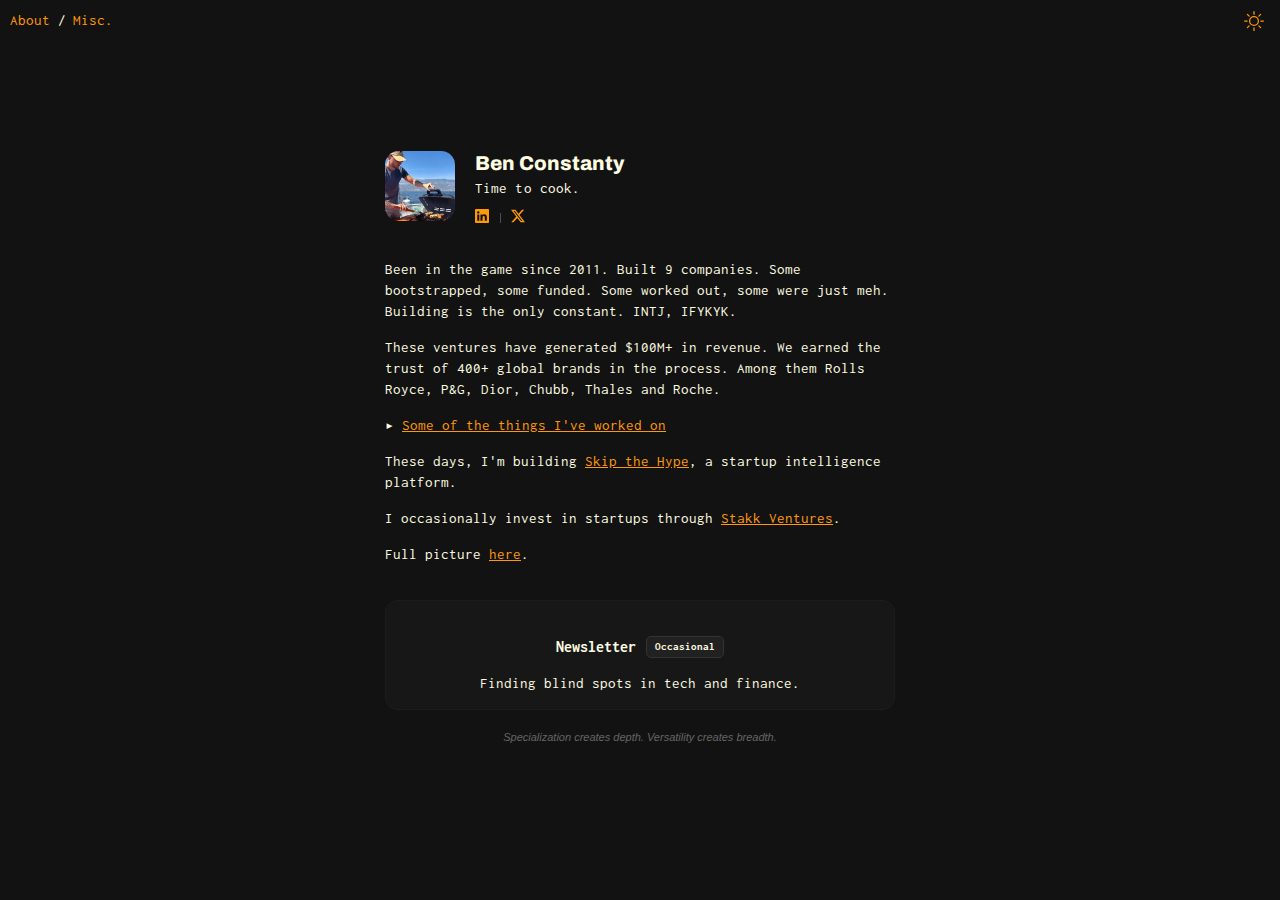
<file: index.html>
<!DOCTYPE html>
<html lang="en">

  <head>
    <meta charset="UTF-8">
    <meta name="viewport" content="width=device-width, initial-scale=1.0">
    <title>Ben Constanty</title>

    <!-- Link to the external CSS file -->
    <link rel="stylesheet" href="css/style.css">

    <!-- Favicon -->
    <link rel="icon" href="assets/favicon.ico">
  
    <!-- Fonts -->
    <link href="https://fonts.googleapis.com/css2?family=Inconsolata:wght@400;700&display=swap" rel="stylesheet">
    <script>
      (function(w, d, t, h, s, n) {
        w.FlodeskObject = n;
        var fn = function() {
          (w[n].q = w[n].q || []).push(arguments);
        };
        w[n] = w[n] || fn;
        var f = d.getElementsByTagName(t)[0];
        var v = '?v=' + Math.floor(new Date().getTime() / (120 * 1000)) * 60;
        var sm = d.createElement(t);
        sm.async = true;
        sm.type = 'module';
        sm.src = h + s + '.mjs' + v;
        f.parentNode.insertBefore(sm, f);
        var sn = d.createElement(t);
        sn.async = true;
        sn.noModule = true;
        sn.src = h + s + '.js' + v;
        f.parentNode.insertBefore(sn, f);
      })(window, document, 'script', 'https://assets.flodesk.com', '/universal', 'fd');
    </script>
  </head>


<body>

  <div class="master">  
   
    <a style="text-decoration: none;" href="/about.html">About</a> /
    <a href="/misc.html" style="text-decoration: none;">Misc.</a>
  </div>

  <button class="toggle-button" onclick="toggleDarkMode()">
    <svg xmlns="http://www.w3.org/2000/svg" width="16" height="16" fill="currentColor" class="bi bi-sun" viewBox="0 0 16 16">
      <path d="M8 11a3 3 0 1 1 0-6 3 3 0 0 1 0 6m0 1a4 4 0 1 0 0-8 4 4 0 0 0 0 8M8 0a.5.5 0 0 1 .5.5v2a.5.5 0 0 1-1 0v-2A.5.5 0 0 1 8 0m0 13a.5.5 0 0 1 .5.5v2a.5.5 0 0 1-1 0v-2A.5.5 0 0 1 8 13m8-5a.5.5 0 0 1-.5.5h-2a.5.5 0 0 1 0-1h2a.5.5 0 0 1 .5.5M3 8a.5.5 0 0 1-.5.5h-2a.5.5 0 0 1 0-1h2A.5.5 0 0 1 3 8m10.657-5.657a.5.5 0 0 1 0 .707l-1.414 1.415a.5.5 0 1 1-.707-.708l1.414-1.414a.5.5 0 0 1 .707 0m-9.193 9.193a.5.5 0 0 1 0 .707L3.05 13.657a.5.5 0 0 1-.707-.707l1.414-1.414a.5.5 0 0 1 .707 0m9.193 2.121a.5.5 0 0 1-.707 0l-1.414-1.414a.5.5 0 0 1 .707-.707l1.414 1.414a.5.5 0 0 1 0 .707M4.464 4.465a.5.5 0 0 1-.707 0L2.343 3.05a.5.5 0 1 1 .707-.707l1.414 1.414a.5.5 0 0 1 0 .708"/>
    </svg>
  </button>
</div>
  <div class="container">


    <div class="profile">
      <img src="assets/ben_profile_pic.png" alt="Profile Picture" class="profile-pic" id="profile-pic">
      <div>
        <h1>Ben Constanty</h1>
        <p style="line-height:10px; letter-spacing: 0.1px;font-size:1%px">Time to cook.</p>
        <div class="link-container">
          <a href="https://www.linkedin.com/in/ben-constanty/" target="_blank" class="icon-link">
            <svg xmlns="http://www.w3.org/2000/svg" width="14" height="14" fill="currentColor" class="bi bi-linkedin" viewBox="0 0 16 16">
              <path d="M0 1.146C0 .513.526 0 1.175 0h13.65C15.474 0 16 .513 16 1.146v13.708c0 .633-.526 1.146-1.175 1.146H1.175C.526 16 0 15.487 0 14.854zm4.943 12.248V6.169H2.542v7.225zm-1.2-8.212c.837 0 1.358-.554 1.358-1.248-.015-.709-.52-1.248-1.342-1.248S2.4 3.226 2.4 3.934c0 .694.521 1.248 1.327 1.248zm4.908 8.212V9.359c0-.216.016-.432.08-.586.173-.431.568-.878 1.232-.878.869 0 1.216.662 1.216 1.634v3.865h2.401V9.25c0-2.22-1.184-3.252-2.764-3.252-1.274 0-1.845.7-2.165 1.193v.025h-.016l.016-.025V6.169h-2.4c.03.678 0 7.225 0 7.225z"/>
            </svg>
          </a>
        
          <div class="divider"></div>
        
          <a href="https://x.com/benconstanty" target="_blank" class="icon-link">
            <svg xmlns="http://www.w3.org/2000/svg" width="14" height="14" fill="currentColor" class="bi bi-twitter-x" viewBox="0 0 16 16">
              <path d="M12.6.75h2.454l-5.36 6.142L16 15.25h-4.937l-3.867-5.07-4.425 5.07H.316l5.733-6.57L0 .75h5.063l3.495 4.633L12.601.75Zm-.86 13.028h1.36L4.323 2.145H2.865z"/>
            </svg>
          </a>
        </div>
        
      </div>
    </div>
    
    <p>Been in the game since 2011. Built 9 companies. Some bootstrapped, some funded. Some worked out, some were just meh.
    Building is the only constant. INTJ, IFYKYK. </p>

    <p>These ventures have generated $100M+ in revenue. We earned the trust of 400+ global brands in the process. Among them Rolls Royce, P&G, Dior, Chubb, Thales and Roche.</p>

    <span style="text-decoration:none !important;">▸</span> <a href="/website/about.html" style="text-decoration: underline;"> Some of the things I've worked on</a>
  
    
     <p>These days, I'm building <a href="https://www.skipthehype.com" target="_blank">Skip the Hype</a>, a startup intelligence platform. </p>
    <p>I occasionally invest in startups through <a href="https://stakk.ventures" target="_blank">Stakk Ventures</a>.</p>

    <p>Full picture <a href="https://www.linkedin.com/in/ben-constanty/" target="_blank">here</a>.</p>

    
    <div class="nl-block">
      <div class="nl-header">
        <div class="newsletter-title">Newsletter</div> 
        <span class="occasional-tag">Occasional</span>
      </div>
    <p>Finding blind spots in tech and finance.</p>
    
 
    <div style="padding: 0; position: relative; top: -15px;" id="fd-form-679fdba94f88c79ff9d1add1"></div>
    <script>
      window.fd('form', {
        formId: '679fdba94f88c79ff9d1add1',
        containerEl: '#fd-form-679fdba94f88c79ff9d1add1'
      });
    </script>    
    </div>

   <p style="font-family:Arial, Helvetica, sans-serif; text-align: center; margin-top:20px;font-size: 11px;color: rgb(102, 102, 102);"><i>Specialization creates depth. Versatility creates breadth.</i></p> 
  </div>
 
  
  
  <script src="scripts/dark_mode.js" defer></script>
  <script src="scripts/swap_pic.js" defer></script>
<script>// JavaScript for the toggle functionality
document.addEventListener('DOMContentLoaded', () => {
  const toggleButton = document.getElementById('toggle-button');
  const toggleContent = document.getElementById('toggle-content');

  toggleButton.addEventListener('click', () => {
    const isExpanded = toggleContent.classList.toggle('hidden'); // Toggle the 'hidden' class
    toggleButton.classList.toggle('expanded', !isExpanded); // Rotate the arrow
  });
});
 </script>


</body>
</html>
</file>
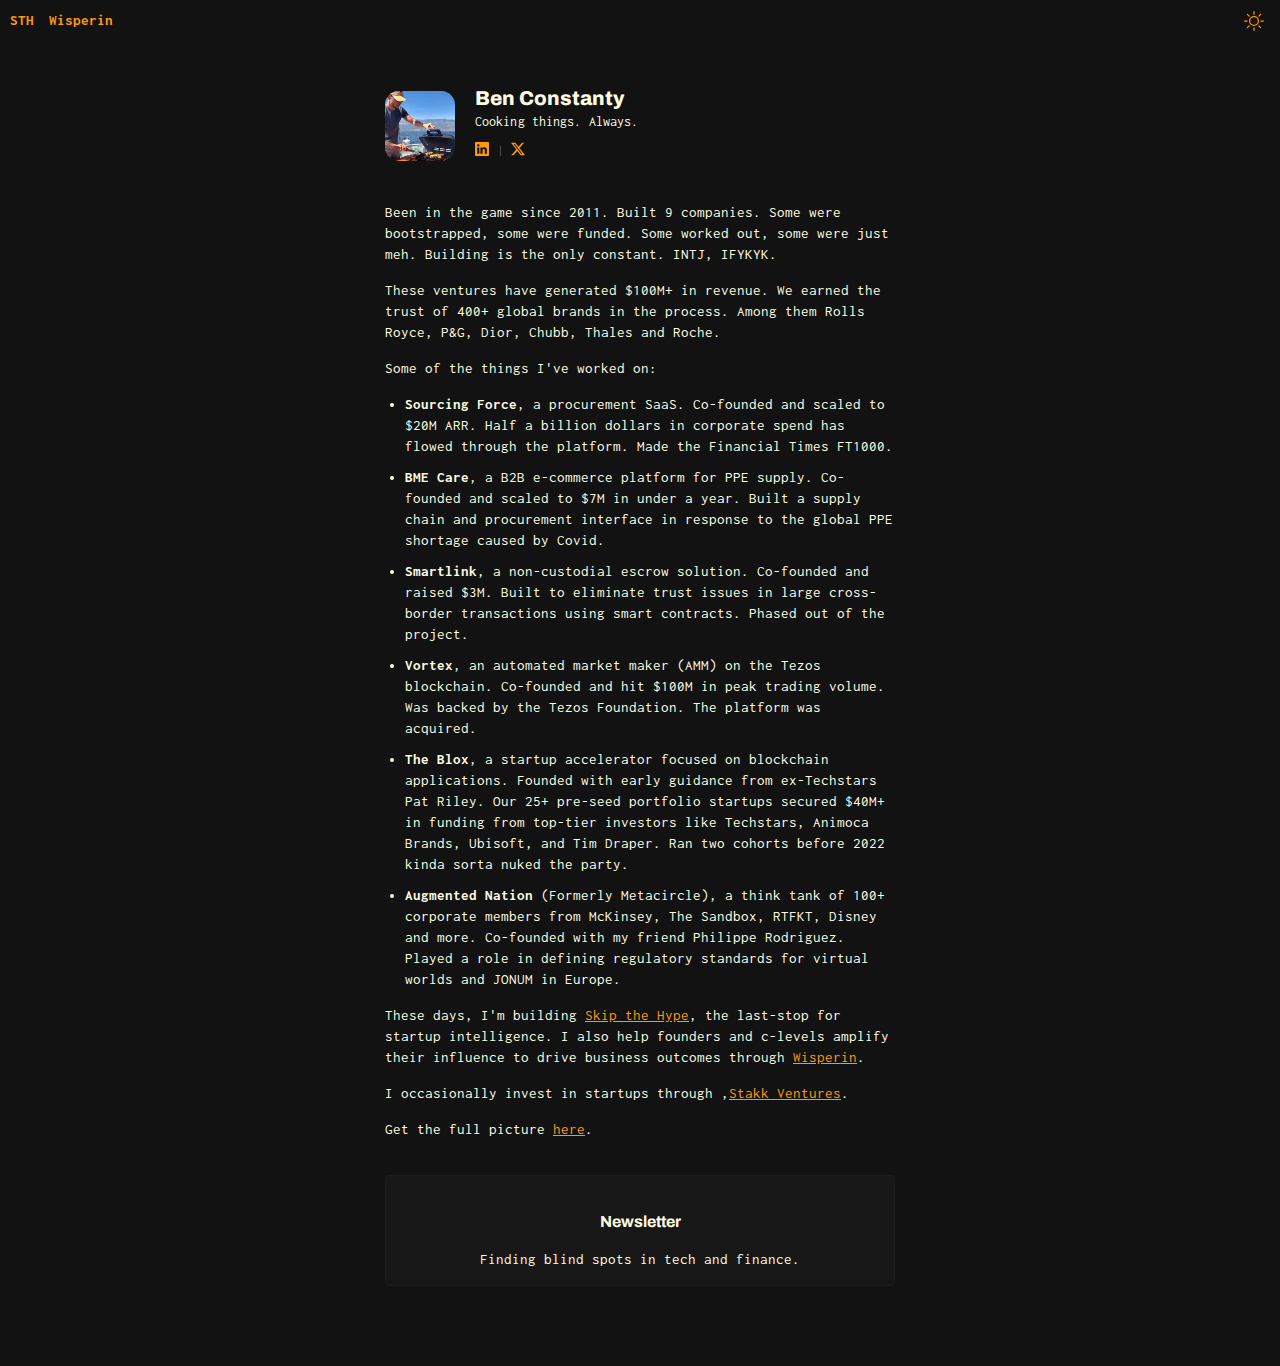
<file: Website/index.html>
<!DOCTYPE html>
<html lang="en">

  <head>
    <meta charset="UTF-8">
    <meta name="viewport" content="width=device-width, initial-scale=1.0">
    <title>Ben Constanty</title>
  
    <!-- Link to the external CSS file -->
    <link rel="stylesheet" href="css/style.css">
  
    <!-- Favicon -->
    <link rel="icon" href="assets/favicon.ico">
  
    <!-- Fonts -->
    <link href="https://fonts.googleapis.com/css2?family=Inconsolata:wght@400;700&display=swap" rel="stylesheet">
    <script>
      (function(w, d, t, h, s, n) {
        w.FlodeskObject = n;
        var fn = function() {
          (w[n].q = w[n].q || []).push(arguments);
        };
        w[n] = w[n] || fn;
        var f = d.getElementsByTagName(t)[0];
        var v = '?v=' + Math.floor(new Date().getTime() / (120 * 1000)) * 60;
        var sm = d.createElement(t);
        sm.async = true;
        sm.type = 'module';
        sm.src = h + s + '.mjs' + v;
        f.parentNode.insertBefore(sm, f);
        var sn = d.createElement(t);
        sn.async = true;
        sn.noModule = true;
        sn.src = h + s + '.js' + v;
        f.parentNode.insertBefore(sn, f);
      })(window, document, 'script', 'https://assets.flodesk.com', '/universal', 'fd');
    </script>
  </head>
  


<body>

  <div class="master">
    <a>STH</a> <a>Wisperin</a> <a></a>
  </div>

  <button class="toggle-button" onclick="toggleDarkMode()">
    <svg xmlns="http://www.w3.org/2000/svg" width="16" height="16" fill="currentColor" class="bi bi-sun" viewBox="0 0 16 16">
      <path d="M8 11a3 3 0 1 1 0-6 3 3 0 0 1 0 6m0 1a4 4 0 1 0 0-8 4 4 0 0 0 0 8M8 0a.5.5 0 0 1 .5.5v2a.5.5 0 0 1-1 0v-2A.5.5 0 0 1 8 0m0 13a.5.5 0 0 1 .5.5v2a.5.5 0 0 1-1 0v-2A.5.5 0 0 1 8 13m8-5a.5.5 0 0 1-.5.5h-2a.5.5 0 0 1 0-1h2a.5.5 0 0 1 .5.5M3 8a.5.5 0 0 1-.5.5h-2a.5.5 0 0 1 0-1h2A.5.5 0 0 1 3 8m10.657-5.657a.5.5 0 0 1 0 .707l-1.414 1.415a.5.5 0 1 1-.707-.708l1.414-1.414a.5.5 0 0 1 .707 0m-9.193 9.193a.5.5 0 0 1 0 .707L3.05 13.657a.5.5 0 0 1-.707-.707l1.414-1.414a.5.5 0 0 1 .707 0m9.193 2.121a.5.5 0 0 1-.707 0l-1.414-1.414a.5.5 0 0 1 .707-.707l1.414 1.414a.5.5 0 0 1 0 .707M4.464 4.465a.5.5 0 0 1-.707 0L2.343 3.05a.5.5 0 1 1 .707-.707l1.414 1.414a.5.5 0 0 1 0 .708"/>
    </svg>
  </button>
</div>
  <div class="container">
    

    <div class="profile">
      <img src="assets/ben_profile_pic.png" alt="Profile Picture" class="profile-pic" id="profile-pic">
      <div>
        <h1>Ben Constanty</h1>
        <p style="line-height:10px; letter-spacing: 0.1px;font-size:14px">Cooking things. Always.</p>
        <div class="link-container">
          <a href="#" class="icon-link">
            <svg xmlns="http://www.w3.org/2000/svg" width="14" height="14" fill="currentColor" class="bi bi-linkedin" viewBox="0 0 16 16">
              <path d="M0 1.146C0 .513.526 0 1.175 0h13.65C15.474 0 16 .513 16 1.146v13.708c0 .633-.526 1.146-1.175 1.146H1.175C.526 16 0 15.487 0 14.854zm4.943 12.248V6.169H2.542v7.225zm-1.2-8.212c.837 0 1.358-.554 1.358-1.248-.015-.709-.52-1.248-1.342-1.248S2.4 3.226 2.4 3.934c0 .694.521 1.248 1.327 1.248zm4.908 8.212V9.359c0-.216.016-.432.08-.586.173-.431.568-.878 1.232-.878.869 0 1.216.662 1.216 1.634v3.865h2.401V9.25c0-2.22-1.184-3.252-2.764-3.252-1.274 0-1.845.7-2.165 1.193v.025h-.016l.016-.025V6.169h-2.4c.03.678 0 7.225 0 7.225z"/>
            </svg>
          </a>
        
          <div class="divider"></div>
        
          <a href="#" class="icon-link">
            <svg xmlns="http://www.w3.org/2000/svg" width="14" height="14" fill="currentColor" class="bi bi-twitter-x" viewBox="0 0 16 16">
              <path d="M12.6.75h2.454l-5.36 6.142L16 15.25h-4.937l-3.867-5.07-4.425 5.07H.316l5.733-6.57L0 .75h5.063l3.495 4.633L12.601.75Zm-.86 13.028h1.36L4.323 2.145H2.865z"/>
            </svg>
          </a>
        </div>
        
      </div>
    </div>
    
    <p>Been in the game since 2011. Built 9 companies. Some were bootstrapped, some were funded. Some worked out, some were just meh.
    Building is the only constant. INTJ, IFYKYK. </p>

    <p>These ventures have generated $100M+ in revenue. We earned the trust of 400+ global brands in the process. Among them Rolls Royce, P&G, Dior, Chubb, Thales and Roche.</p>

    <p>Some of the things I've worked on:</p>
    <ul>
      <li><b>Sourcing Force</b>, a procurement SaaS. Co-founded and scaled to $20M ARR. Half a billion dollars in corporate spend has flowed through the platform. Made the Financial Times FT1000.</li>
      <li><b>BME Care</b>, a B2B e-commerce platform for PPE supply. Co-founded and scaled to $7M in under a year. Built a supply chain and procurement interface in response to the global PPE shortage caused by Covid.</li>
      <li><b>Smartlink</b>, a non-custodial escrow solution. Co-founded and raised $3M. Built to eliminate trust issues in large cross-border transactions using smart contracts. Phased out of the project.</li>
      <li><b>Vortex</b>, an automated market maker (AMM) on the Tezos blockchain. Co-founded and hit $100M in peak trading volume. Was backed by the Tezos Foundation. The platform was acquired.</li>
      <li><b>The Blox</b>, a startup accelerator focused on blockchain applications. Founded with early guidance from ex-Techstars Pat Riley. Our 25+ pre-seed portfolio startups secured $40M+ in funding from top-tier investors like Techstars, Animoca Brands, Ubisoft, and Tim Draper. Ran two cohorts before 2022 kinda sorta nuked the party.</li>
      <li><b>Augmented Nation</b> (Formerly Metacircle), a think tank of 100+ corporate members from McKinsey, The Sandbox, RTFKT, Disney and more. Co-founded with my friend Philippe Rodriguez. Played a role in defining regulatory standards for virtual worlds and JONUM in Europe. </li>
    </ul> 
      
     <p>These days, I'm building <a href="https://www.skipthehype.com" target="_blank">Skip the Hype</a>, the last-stop for startup intelligence. I also help founders and c-levels amplify their influence to drive business outcomes through <a href="https://www.wisper.in" target="_blank">Wisperin</a>.</p>

    <p>I occasionally invest in startups through ,<a href="https://stakk.ventures" target="_blank">Stakk Ventures</a>.</p>

    <p>Get the full picture <a href="https://www.linkedin.com/in/ben-constanty/" target="_blank">here</a>.</p>

    
    <div class="nl-block">
    <h2 style="margin-top: 0px;">Newsletter</h2>
    <p>Finding blind spots in tech and finance.</p>

 
    <div style="padding: 0; position: relative; top: -15px;" id="fd-form-679fdba94f88c79ff9d1add1"></div>
    <script>
      window.fd('form', {
        formId: '679fdba94f88c79ff9d1add1',
        containerEl: '#fd-form-679fdba94f88c79ff9d1add1'
      });
    </script>    
    </div>
  </div>
 
  
  
  <script src="scripts/dark_mode.js" defer></script>
  <script src="scripts/swap_pic.js" defer></script>



</body>
</html>
</file>
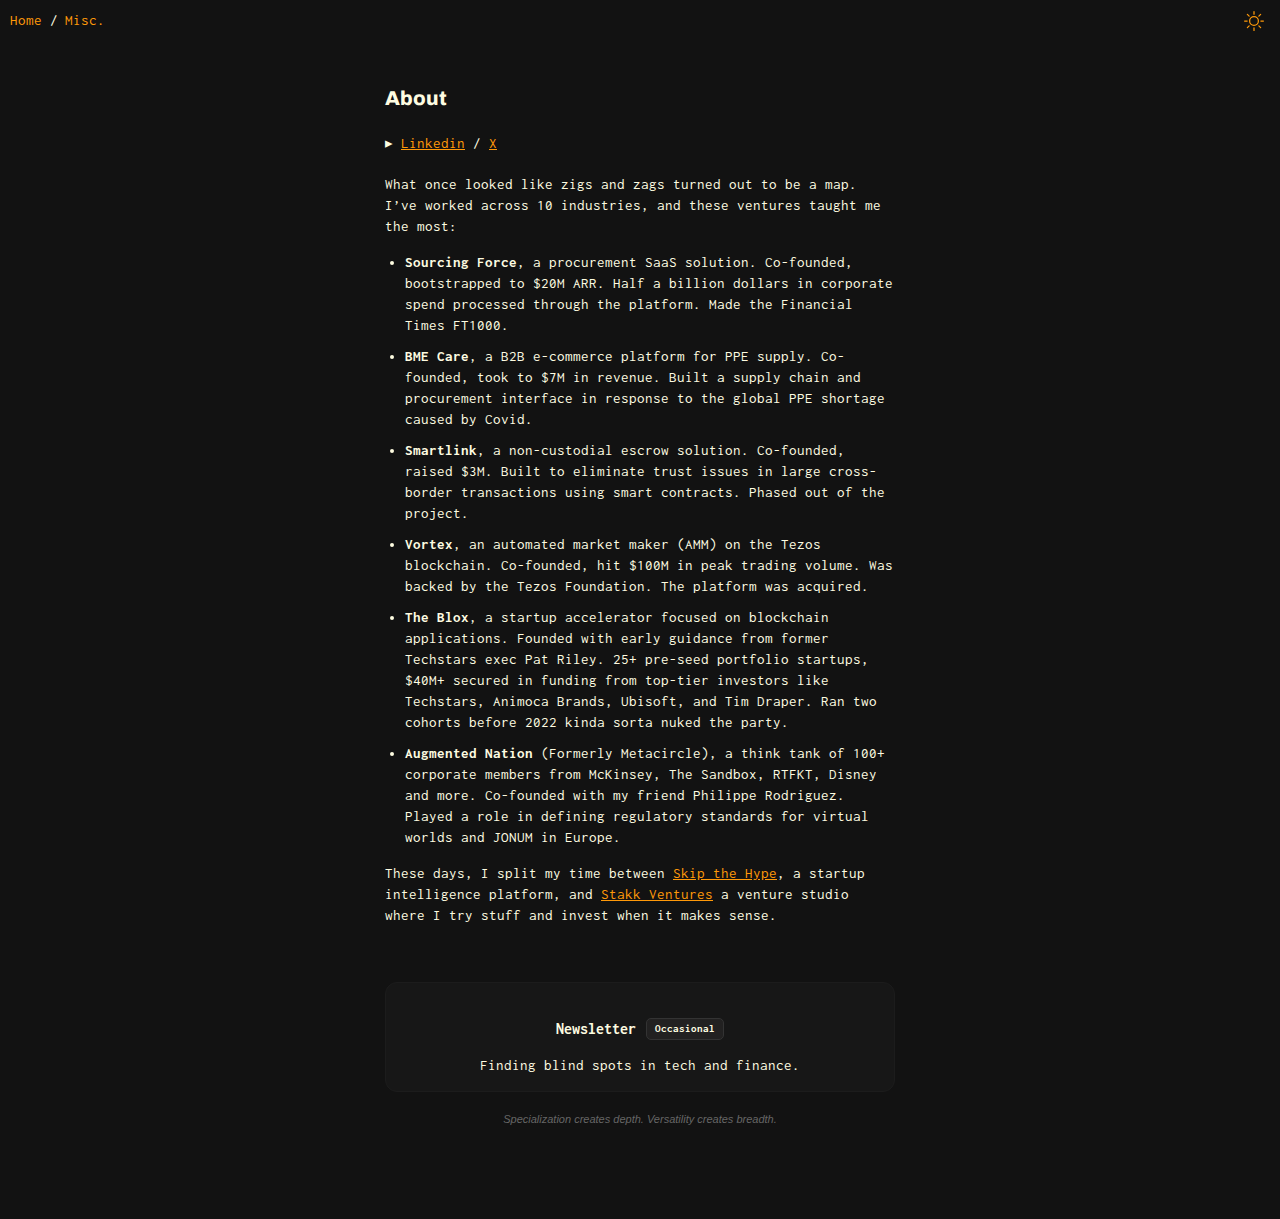
<file: about.html>
<!DOCTYPE html>
<html lang="en">

  <head>
    <meta charset="UTF-8">
    <meta name="viewport" content="width=device-width, initial-scale=1.0">
    <title>About</title>

    <!-- Link to the external CSS file -->
    <link rel="stylesheet" href="css/style.css">

    <!-- Favicon -->
    <link rel="icon" href="assets/favicon.ico">
  
    <!-- Fonts -->
    <link href="https://fonts.googleapis.com/css2?family=Inconsolata:wght@400;700&display=swap" rel="stylesheet">

    <script>
      (function(w, d, t, h, s, n) {
        w.FlodeskObject = n;
        var fn = function() {
          (w[n].q = w[n].q || []).push(arguments);
        };
        w[n] = w[n] || fn;
        var f = d.getElementsByTagName(t)[0];
        var v = '?v=' + Math.floor(new Date().getTime() / (120 * 1000)) * 60;
        var sm = d.createElement(t);
        sm.async = true;
        sm.type = 'module';
        sm.src = h + s + '.mjs' + v;
        f.parentNode.insertBefore(sm, f);
        var sn = d.createElement(t);
        sn.async = true;
        sn.noModule = true;
        sn.src = h + s + '.js' + v;
        f.parentNode.insertBefore(sn, f);
      })(window, document, 'script', 'https://assets.flodesk.com', '/universal', 'fd');
    </script>
  </head>


<body>

  <!-- Navigation -->
  <div class="master">
    <a href="/index.html" style="text-decoration: none;">Home</a>
/
    <a href="/misc.html" style="text-decoration: none;">Misc.</a>
  </div>
    
  <!-- Dark Mode Toggle -->
  <button class="toggle-button" onclick="toggleDarkMode()">
    <svg xmlns="http://www.w3.org/2000/svg" width="16" height="16" fill="currentColor" class="bi bi-sun" viewBox="0 0 16 16">
      <path d="M8 11a3 3 0 1 1 0-6 3 3 0 0 1 0 6m0 1a4 4 0 1 0 0-8 4 4 0 0 0 0 8M8 0a.5.5 0 0 1 .5.5v2a.5.5 0 0 1-1 0v-2A.5.5 0 0 1 8 0m0 13a.5.5 0 0 1 .5.5v2a.5.5 0 0 1-1 0v-2A.5.5 0 0 1 8 13m8-5a.5.5 0 0 1-.5.5h-2a.5.5 0 0 1 0-1h2a.5.5 0 0 1 .5.5M3 8a.5.5 0 0 1-.5.5h-2a.5.5 0 0 1 0-1h2A.5.5 0 0 1 3 8m10.657-5.657a.5.5 0 0 1 0 .707l-1.414 1.415a.5.5 0 1 1-.707-.708l1.414-1.414a.5.5 0 0 1 .707 0m-9.193 9.193a.5.5 0 0 1 0 .707L3.05 13.657a.5.5 0 0 1-.707-.707l1.414-1.414a.5.5 0 0 1 .707 0m9.193 2.121a.5.5 0 0 1-.707 0l-1.414-1.414a.5.5 0 0 1 .707-.707l1.414 1.414a.5.5 0 0 1 0 .707M4.464 4.465a.5.5 0 0 1-.707 0L2.343 3.05a.5.5 0 1 1 .707-.707l1.414 1.414a.5.5 0 0 1 0 .708"/>
    </svg>
  </button>
</div>

  <!-- Content -->
  <div class="container">
    <h1 style="margin-bottom: 30px;">About</h1>
    <p style="margin-top:25px;margin-bottom: 20px;">▸ <a href="https://www.linkedin.com/in/ben-constanty/" target="_blank">Linkedin</a> /  <a href="https://x.com/benconstanty" target="_blank" >X</a></p>

  

    
 <p>What once looked like zigs and zags turned out to be a map.  <br>  I’ve worked across 10 industries, and these ventures taught me the most: </p>

        <ul>
          <li><b>Sourcing Force</b>, a procurement SaaS solution. Co-founded, bootstrapped to $20M ARR. Half a billion dollars in corporate spend processed through the platform. Made the Financial Times FT1000.</li>
          <li><b>BME Care</b>, a B2B e-commerce platform for PPE supply. Co-founded, took to $7M in revenue. Built a supply chain and procurement interface in response to the global PPE shortage caused by Covid.</li>
          <li><b>Smartlink</b>, a non-custodial escrow solution. Co-founded, raised $3M. Built to eliminate trust issues in large cross-border transactions using smart contracts. Phased out of the project.</li>
          <li><b>Vortex</b>, an automated market maker (AMM) on the Tezos blockchain. Co-founded, hit $100M in peak trading volume. Was backed by the Tezos Foundation. The platform was acquired.</li>
          <li><b>The Blox</b>, a startup accelerator focused on blockchain applications. Founded with early guidance from former Techstars exec Pat Riley. 25+ pre-seed portfolio startups, $40M+ secured in funding from top-tier investors like Techstars, Animoca Brands, Ubisoft, and Tim Draper. Ran two cohorts before 2022 kinda sorta nuked the party.</li>
          <li><b>Augmented Nation</b> (Formerly Metacircle), a think tank of 100+ corporate members from McKinsey, The Sandbox, RTFKT, Disney and more. Co-founded with my friend Philippe Rodriguez. Played a role in defining regulatory standards for virtual worlds and JONUM in Europe. </li>
        </ul>
      
        <p>These days, I split my time between <a href="https://www.skipthehype.com" target="_blank">Skip the Hype</a>, a startup intelligence platform, and <a href="https://www.skipthehype.com" target="_blank">Stakk Ventures</a> a venture studio where I try stuff and invest when it makes sense.

          <br><br>


    
    <div class="nl-block">
      <div class="nl-header">
        <div class="newsletter-title">Newsletter</div> 
        <span class="occasional-tag">Occasional</span>
      </div>
    <p>Finding blind spots in tech and finance.</p>
    
 
    <div style="padding: 0; position: relative; top: -15px;" id="fd-form-679fdba94f88c79ff9d1add1"></div>
    <script>
      window.fd('form', {
        formId: '679fdba94f88c79ff9d1add1',
        containerEl: '#fd-form-679fdba94f88c79ff9d1add1'
      });
    </script>    
    </div>

   <p style="font-family:Arial, Helvetica, sans-serif; text-align: center; margin-top:20px;font-size: 11px;color: rgb(102, 102, 102);"><i>Specialization creates depth. Versatility creates breadth.</i></p> 
  </div>
 
  
  
  <script src="scripts/dark_mode.js" defer></script>
  <script src="scripts/swap_pic.js" defer></script>
<script>// JavaScript for the toggle functionality
document.addEventListener('DOMContentLoaded', () => {
  const toggleButton = document.getElementById('toggle-button');
  const toggleContent = document.getElementById('toggle-content');

  toggleButton.addEventListener('click', () => {
    const isExpanded = toggleContent.classList.toggle('hidden'); // Toggle the 'hidden' class
    toggleButton.classList.toggle('expanded', !isExpanded); // Rotate the arrow
  });
});
 </script>


</body>
</html>
</file>
<file: css/style.css>
@import url('https://fonts.googleapis.com/css2?family=Inconsolata:wght@400;700&family=Archivo:wght@100..900&display=swap');

    :root {
      --bg-color: #121212;
      --text-color: #fefce1;
      --button-text: #fefce1;
      --link-text: #ff9909;
      --divider-line: #4d4d4d;
      --separator-line: #212121;
      --nl-block:#171717;
      --nl-border:#1c1c1c;
      --occasional-tag:#222121;;
    }

    .dark-mode {
      --bg-color: #ebebe0;
      --text-color: #121212;
      --link-text: #c67e34;
      --divider-line: #c7c7c7;
      --separator-line: #c7c7c7;
      --nl-block:#f4f4eb;
      --nl-border:#ffff;
      --occasional-tag:#f3f3f3;;
    }
    

    body {
      font-family: 'Inconsolata', monospace;
      font-size: 15px;
      line-height: 1.4;
      margin: 0;
      padding: 0;
      background-color: var(--bg-color);
      color: var(--text-color);
      display: flex;
      justify-content: center;
      align-items: center;
      min-height: 100vh;
      transition: background-color 0.0s, color 0.0s;
      overflow-x: hidden;
     
    }

    .container {
      width: 100%;
      max-width: 550px;
      padding: 20px;
      box-sizing: border-box;
      margin-top: 60px;
      margin-bottom: 60px;
    }

    
ul{

  padding-left:20px;
}
    li{

      margin-bottom: 10px;

    }

    h1 {
      font-size: 20px;
      font-weight: 800;
   line-height:10px;
      font-family: 'Archivo', sans-serif;

    }

    h2 {
      font-size: 16px;
      font-weight: 700;
      margin-bottom: 20px;
      margin-top:40px;
      font-family: 'Archivo', sans-serif;

    }
    

    .master {
      position: absolute;
      top: 10px;
      font-family: 'Inconsolata', monospace;
    letter-spacing: 0px;
      left: 0;
      width: 100%;
      display: flex;
      gap: 0.5em;
      color: var(--text-colort);
      padding: 0 10px; /* Add padding to prevent sticking */
      box-sizing: border-box; /* Prevents extra width issues */
    }
    
    .toggle-button {
      position: fixed;
      top: 10px;
      right: 10px;
      border: none;
      background: none;
      cursor: pointer;

    }

    .toggle-button svg {
      width: 20px;
      height: 20px;
      fill: var(--link-text);
    }

    .toggle-button:hover {
      opacity: 0.8;
    }
    .link-container {
      display: flex;
      gap: 0.7em;
      flex-direction: row;
    align-content: center;
    align-items: baseline;
    }

    .link-container a {
      font-family: 'Inconsolata', monospace;
      color: var(--link-text);
      font-size: 15px;
      text-decoration: none;
      font-weight: 600;
   
    }


    .link-container a:hover {
      text-decoration: underline;
    }


    a{

     color: var(--link-text);
    }

.profile {
      display: flex;
      align-items: center;
      gap: 20px;
      margin-bottom: 30px;
    }
    .profile-pic {
      width: 70px;
      height: 70px;
      border-radius: 20%;
      object-fit: cover;
      transition: transform 0.1s ease-in-out, filter 0.1s ease;
      filter: none;
      position: relative;
    }
    
    .profile-pic:hover {
      filter: contrast(200%) saturate(0%) blur(2px);
      image-rendering: pixelated; /* Forces pixelation */
      transform: scale(1.1) translate(5%, 5%); /* Zoom and move to bottom-right */
      animation: glitch 0.3s steps(2, end) infinite;
    }

.profile:hover::after {
  content: '';
  position: absolute;
  top: 0;
  left: 0;
  width: 60px; /* Same as the original width */
  height: 60px; /* Same as the original height */
  background-image: url('assets/pepe_cook.png'); /* Replace with your hover image */
  background-size: cover;
  background-position: center;
  border-radius: 20%; /* Match the original border-radius */
  z-index: 1;
}
.profile:hover .profile-pic {
  content: none; /* Removes original image */
}

/* Glitch effect */
@keyframes glitch {
  0% {
    clip-path: inset(10% 0 20% 0);
    transform: translate(-2px, 0);
  }
  25% {
    clip-path: inset(20% 0 30% 0);
    transform: translate(2px, -2px);
  }
  50% {
    clip-path: inset(20% 0 30% 0);
    transform: translate(-3px, 2px);
  }
  75% {
    clip-path: inset(15% 0 20% 0);
    transform: translate(3px, -3px);
  }
  100% {
    clip-path: inset(10% 0 20% 0);
    transform: translate(0, 0);
  }
}
 
  .divider {
  width: 1px;
  background-color: var(--divider-line);
  height: 10px;
}

.separator{
    margin-top: 50px;
    width: 100%;
    height: 1px;
    background-color: var(--separator-line);
  }

.nl-block{
    display: flex;
    flex-direction: column;
    align-items: center;
    justify-content: center;
    background-color: var(--nl-block);
    border-style: solid;
    border-color: var(--nl-border);;
    border-radius: 12px;
    border-width: 1px;
    padding-top: 35px;
    margin-top: 35px;
    position: relative;


}

    [data-ff-el="root"].ff-679fdba94f88c79ff9d1add1 .ff-679fdba94f88c79ff9d1add1__form {
    color: #000000;
    width: 100%;
    margin: 0;
    padding: 0;
    font-size: 16px;
    text-align: center;
    font-family: 'Inconsolata', monospace !important;   
    line-height: 0.5;
    letter-spacing: 0.1px;
    text-transform: none;
}

[data-ff-el="root"].ff-679fdba94f88c79ff9d1add1 .ff-679fdba94f88c79ff9d1add1__success-message {
    color: #797979!important;   
    font-size: 14px!important;   
    text-align: left!important;   
    font-family: 'Inconsolata', monospace !important;   
   
}

[data-ff-el="root"].ff-679fdba94f88c79ff9d1add1 .ff-679fdba94f88c79ff9d1add1__control {
    
    border: 1px solid #9e9e9e!important; }

[data-ff-el="root"].ff-679fdba94f88c79ff9d1add1 .ff-679fdba94f88c79ff9d1add1__button {
  
    background: #3566c6!important;   
    text-align: center;
    font-family: 'Inconsolata', monospace !important;   

}

[data-ff-el="root"].ff-679fdba94f88c79ff9d1add1 .ff-679fdba94f88c79ff9d1add1__form {
  
    padding: 0 !important;
    
}

[data-ff-el="root"].ff-679fdba94f88c79ff9d1add1 .ff-679fdba94f88c79ff9d1add1__title {
  
    display: none !important;
}

[data-ff-el="root"].ff-679fdba94f88c79ff9d1add1 .ff-679fdba94f88c79ff9d1add1__subtitle {
 
    display: none!important;
}

[data-ff-el="root"].ff-679fdba94f88c79ff9d1add1 .fd-form-content {
    position: relative;
    display: flex !important;
    gap: 0.5em !important;
    flex-direction: row !important;
    margin-top: 20px!important;
}
    /* Glitch Effect */
    .glitch {
      animation: glitch 0.15s ease-in-out;
    }

    @keyframes glitch {
      0% { transform: translate(0, 0); filter: hue-rotate(0deg); }
      20% { transform: translate(-4px, -4px); filter: hue-rotate(50deg); }
      40% { transform: translate(4px, 4px); filter: hue-rotate(60deg); }
      60% { transform: translate(-4px, 4px); filter: hue-rotate(80deg); }
      80% { transform: translate(4px, -4px); filter: hue-rotate(100deg); }
      100% { transform: translate(0, 0); filter: hue-rotate(0deg); }
    }





/* Horizontal alignment of title and tag */
.nl-header {
  display: flex;
  justify-content: center; /* Center horizontally */
  align-items: center; /* Center vertically */
  gap: 10px; /* Space between the elements */
}

/* Newsletter title styling */
.newsletter-title {
  font-size: 16px;
  font-weight: bold;
  font-family: 'Inconsolata', monospace;
  line-height: 1; /* Ensure consistent line height */
}

/* Styling for the "Occasional" tag */
.occasional-tag {
  background-color: var(--occasional-tag);
  color:var(--text-color);
  font-size: 11px;
  line-height: 16px;
  padding: 2px 8px;
  border-radius: 5px;
  font-family: 'Inconsolata', monospace;
  font-weight: bold;
  border-color: #333333;
  border-style: solid;
  border-width: 1px;
}


.glassdoor-logo {
  width: 80px;
  height: auto;
}
.reviews {
  display: flex;
  gap: 20px;
  margin-top: 20px;
  justify-content: left;
  font-size:12px;

}
.review-card {
  text-align: left;
  border-radius: 10px;
  flex: 1;
  display: flex;
  flex-direction: column;
  align-items: left;
}
.review-card img {
  width: 40px;
  height: 40px;
  border-radius: 50%;
  margin-bottom: 10px;
}

.review-text {
  display: flex;
  flex-direction: column;
  align-items: left;
}

.role{

  font-size:12px;
}

.press {
  margin-top: 30px;
}


.press-list {
  list-style-type: none;
  padding: 0;
}
.press-list li {
  margin-bottom: 10px;
}
.press-list a {
  text-decoration: none;
  color: var(--link-text);;
  font-weight: bold;
}


.clients-section {
  text-align: left;

}
.clients-logos {
  display: flex;
  justify-content: left;
  gap: 10px;
  flex-wrap: wrap;

}
.clients-logos img {
  height: 32px;
  object-fit: contain;
}

.events-section {

  text-align: left;
}
.events-gallery {
  display: flex;
  justify-content: center;
  gap: 20px;
  flex-wrap: wrap;
  margin-top: 20px;
}
.event-item {
 
  text-align: center;
}
.event-item img {
  width: 100%;
  border-radius: 10px;
}
</file>
<file: Website/css/style.css>
@import url('https://fonts.googleapis.com/css2?family=Inconsolata:wght@400;700&family=Archivo:wght@100..900&display=swap');

    :root {
      --bg-color: #121212;
      --text-color: #fefce1;
      --button-text: #fefce1;
      --link-text: #ff9909;;
      --divider-line: #4d4d4d;
      --separator-line: #212121;
    }
    

    body {
      font-family: 'Inconsolata', monospace;
      font-size: 15px;
      line-height: 1.4;
      margin: 0;
      padding: 0;
      background-color: var(--bg-color);
      color: var(--text-color);
      display: flex;
      justify-content: center;
      align-items: center;
      min-height: 100vh;
      transition: background-color 0.0s, color 0.0s;
      overflow-x: hidden;
     
    }

    .container {
      width: 100%;
      max-width: 550px;
      padding: 20px;
      box-sizing: border-box;
      margin-top: 60px;
      margin-bottom: 60px;
    }
ul{

  padding-left:20px;
}
    li{

      margin-bottom: 10px;

    }

    h1 {
      font-size: 20px;
      font-weight: 800;
   line-height:10px;
      font-family: 'Archivo', sans-serif;

    }

    h2 {
      font-size: 16px;
      font-weight: 700;
      margin-bottom: 0px;
      font-family: 'Archivo', sans-serif;

    }

    .dark-mode {
      --bg-color: #ebebe0;
      --text-color: #121212;
      --link-text: #c67e34;
      --divider-line: #c7c7c7;
      --separator-line: #c7c7c7;
    }
    

    .toggle-button {
      position: fixed;
      top: 10px;
      right: 10px;
      border: none;
      background: none;
      cursor: pointer;

    }

    .toggle-button svg {
      width: 20px;
      height: 20px;
      fill: var(--link-text);
    }

    .toggle-button:hover {
      opacity: 0.8;
    }
    .link-container {
      display: flex;
      gap: 0.7em;
      flex-direction: row;
    align-content: center;
   
    align-items: baseline;
    }

    .link-container a {
      font-family: 'Inconsolata', monospace;
      color: var(--link-text);
      font-size: 15px;
      text-decoration: none;
      font-weight: 600;
      margin-bottom: 10px;
    }


    .link-container a:hover {
      text-decoration: underline;
    }


    a{

     color: var(--link-text);
    }

.profile {
      display: flex;
      align-items: center;
      gap: 20px;
      margin-bottom: 30px;
    }
    .profile-pic {
      width: 70px;
      height: 70px;
      border-radius: 20%;
      object-fit: cover;
      transition: transform 0.1s ease-in-out, filter 0.1s ease;
      filter: none;
      position: relative;
    }
    
    .profile-pic:hover {
      filter: contrast(200%) saturate(0%) blur(2px);
      image-rendering: pixelated; /* Forces pixelation */
      transform: scale(1.1) translate(5%, 5%); /* Zoom and move to bottom-right */
      animation: glitch 0.3s steps(2, end) infinite;
    }

.profile:hover::after {
  content: '';
  position: absolute;
  top: 0;
  left: 0;
  width: 60px; /* Same as the original width */
  height: 60px; /* Same as the original height */
  background-image: url('assets/pepe_cook.png'); /* Replace with your hover image */
  background-size: cover;
  background-position: center;
  border-radius: 20%; /* Match the original border-radius */
  z-index: 1;
}
.profile:hover .profile-pic {
  content: none; /* Removes original image */
}

/* Glitch effect */
@keyframes glitch {
  0% {
    clip-path: inset(10% 0 20% 0);
    transform: translate(-2px, 0);
  }
  25% {
    clip-path: inset(20% 0 30% 0);
    transform: translate(2px, -2px);
  }
  50% {
    clip-path: inset(20% 0 30% 0);
    transform: translate(-3px, 2px);
  }
  75% {
    clip-path: inset(15% 0 20% 0);
    transform: translate(3px, -3px);
  }
  100% {
    clip-path: inset(10% 0 20% 0);
    transform: translate(0, 0);
  }
}

 
  .divider {
  width: 1px;
  background-color: var(--divider-line);
  height: 10px;
}

.separator{
    margin-top: 50px;
    width: 100%;
    height: 1px;
    background-color: var(--separator-line);
  }

.nl-block{
    display: flex;
    flex-direction: column;
    align-items: center;
    justify-content: center;
    background-color: #171717;
    border-style: solid;
    border-color: #1c1c1c;
    border-radius: 4px;
    border-width: 1px;
    padding-top: 35px;
    margin-top: 35px;


}

    [data-ff-el="root"].ff-679fdba94f88c79ff9d1add1 .ff-679fdba94f88c79ff9d1add1__form {
    color: #000000;
    width: 100%;
    margin: 0;
    padding: 0;
    font-size: 16px;
    text-align: center;
    font-family: 'Inconsolata', monospace !important;   
    line-height: 0.5;
    letter-spacing: 0.1px;
    text-transform: none;
}

[data-ff-el="root"].ff-679fdba94f88c79ff9d1add1 .ff-679fdba94f88c79ff9d1add1__success-message {
    color: #797979!important;   
    font-size: 14px!important;   
    text-align: left!important;   
    font-family: 'Inconsolata', monospace !important;   
   
}

[data-ff-el="root"].ff-679fdba94f88c79ff9d1add1 .ff-679fdba94f88c79ff9d1add1__control {
    
    border: 1px solid #9e9e9e!important; }

[data-ff-el="root"].ff-679fdba94f88c79ff9d1add1 .ff-679fdba94f88c79ff9d1add1__button {
  
    background: #3566c6!important;   
    text-align: center;
    font-family: 'Inconsolata', monospace !important;   

}

[data-ff-el="root"].ff-679fdba94f88c79ff9d1add1 .ff-679fdba94f88c79ff9d1add1__form {
  
    padding: 0 !important;
    
}

[data-ff-el="root"].ff-679fdba94f88c79ff9d1add1 .ff-679fdba94f88c79ff9d1add1__title {
  
    display: none !important;
}

[data-ff-el="root"].ff-679fdba94f88c79ff9d1add1 .ff-679fdba94f88c79ff9d1add1__subtitle {
 
    display: none!important;
}

[data-ff-el="root"].ff-679fdba94f88c79ff9d1add1 .fd-form-content {
    position: relative;
    display: flex !important;
    gap: 0.5em !important;
    flex-direction: row !important;
    margin-top: 20px!important;
}
    /* Glitch Effect */
    .glitch {
      animation: glitch 0.15s ease-in-out;
    }

    @keyframes glitch {
      0% { transform: translate(0, 0); filter: hue-rotate(0deg); }
      20% { transform: translate(-4px, -4px); filter: hue-rotate(50deg); }
      40% { transform: translate(4px, 4px); filter: hue-rotate(60deg); }
      60% { transform: translate(-4px, 4px); filter: hue-rotate(80deg); }
      80% { transform: translate(4px, -4px); filter: hue-rotate(100deg); }
      100% { transform: translate(0, 0); filter: hue-rotate(0deg); }
    }


  .master {
  position: absolute;
  top: 10px;
  font-weight:700;
  left: 0;
  width: 100%;
  display: flex;
  gap: 1em;
  color: var(--text-colort);
  padding: 0 10px; /* Add padding to prevent sticking */
  box-sizing: border-box; /* Prevents extra width issues */
}
</file>
